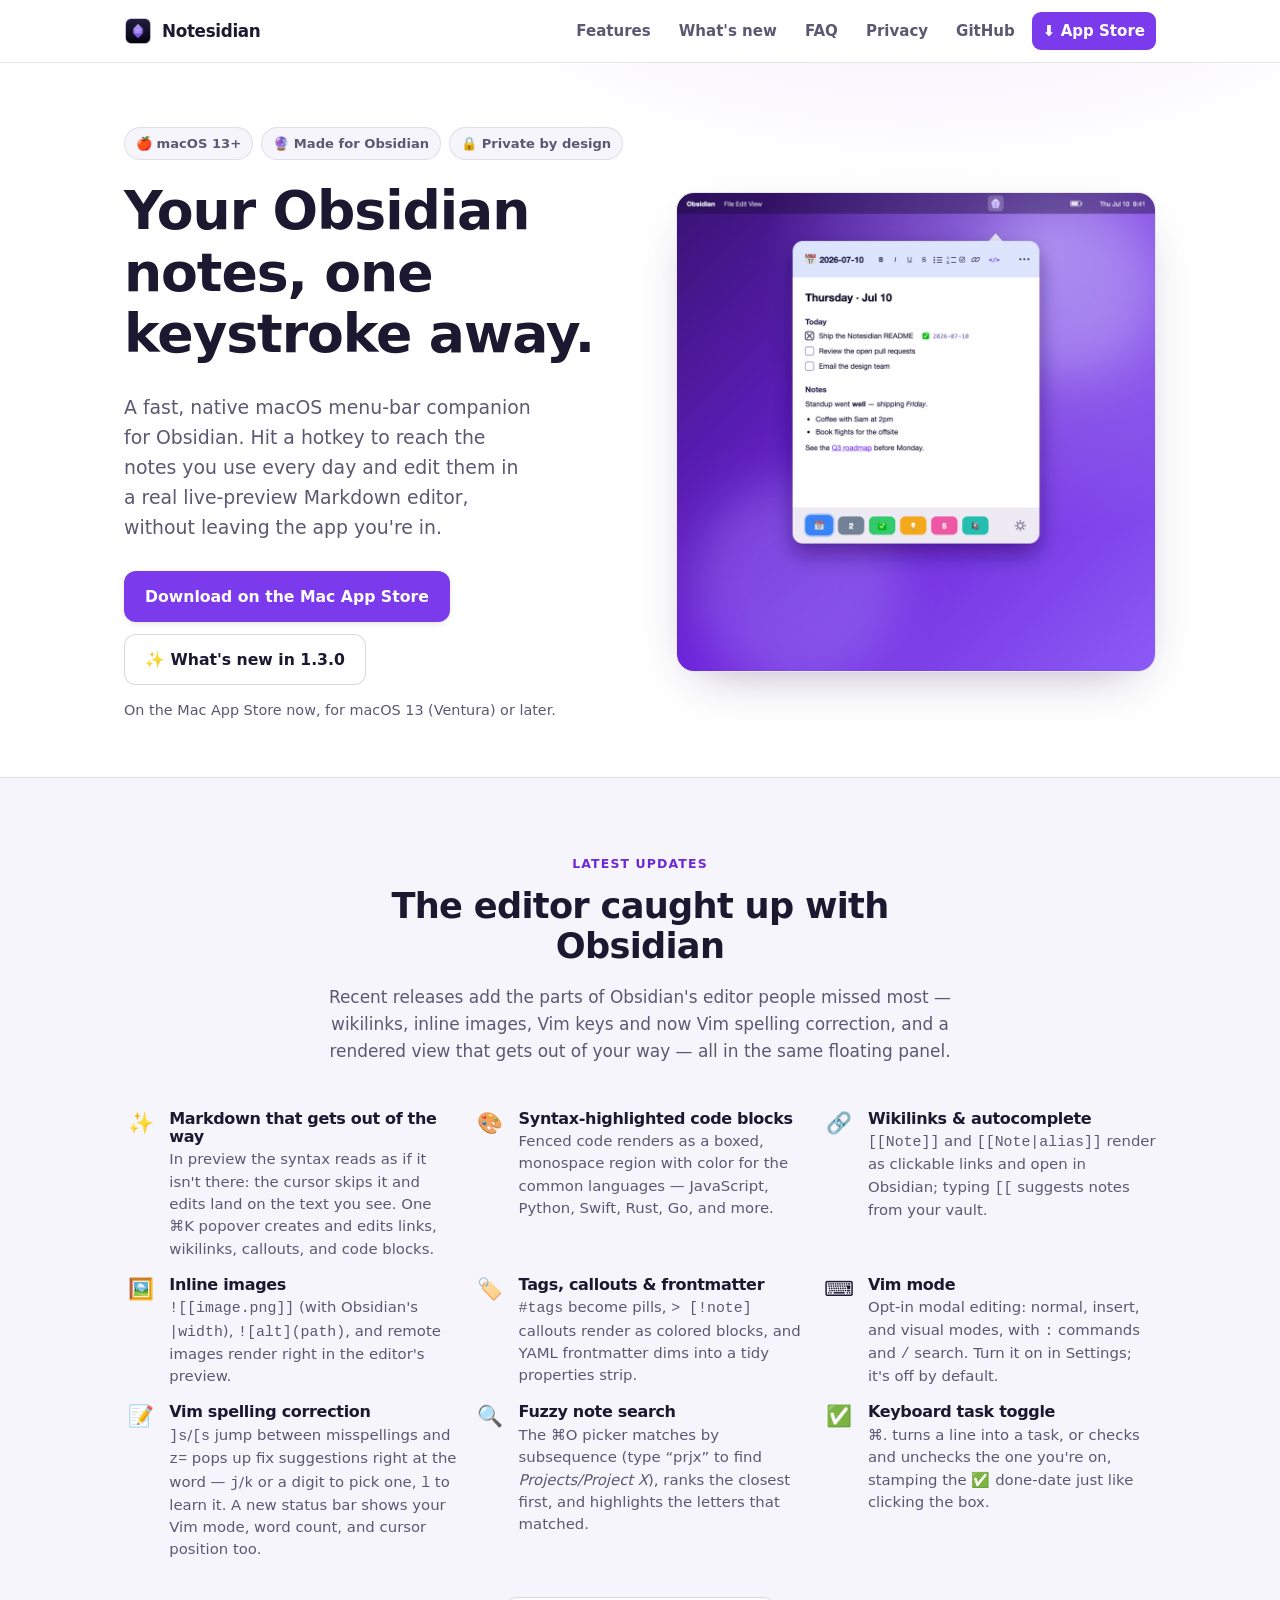
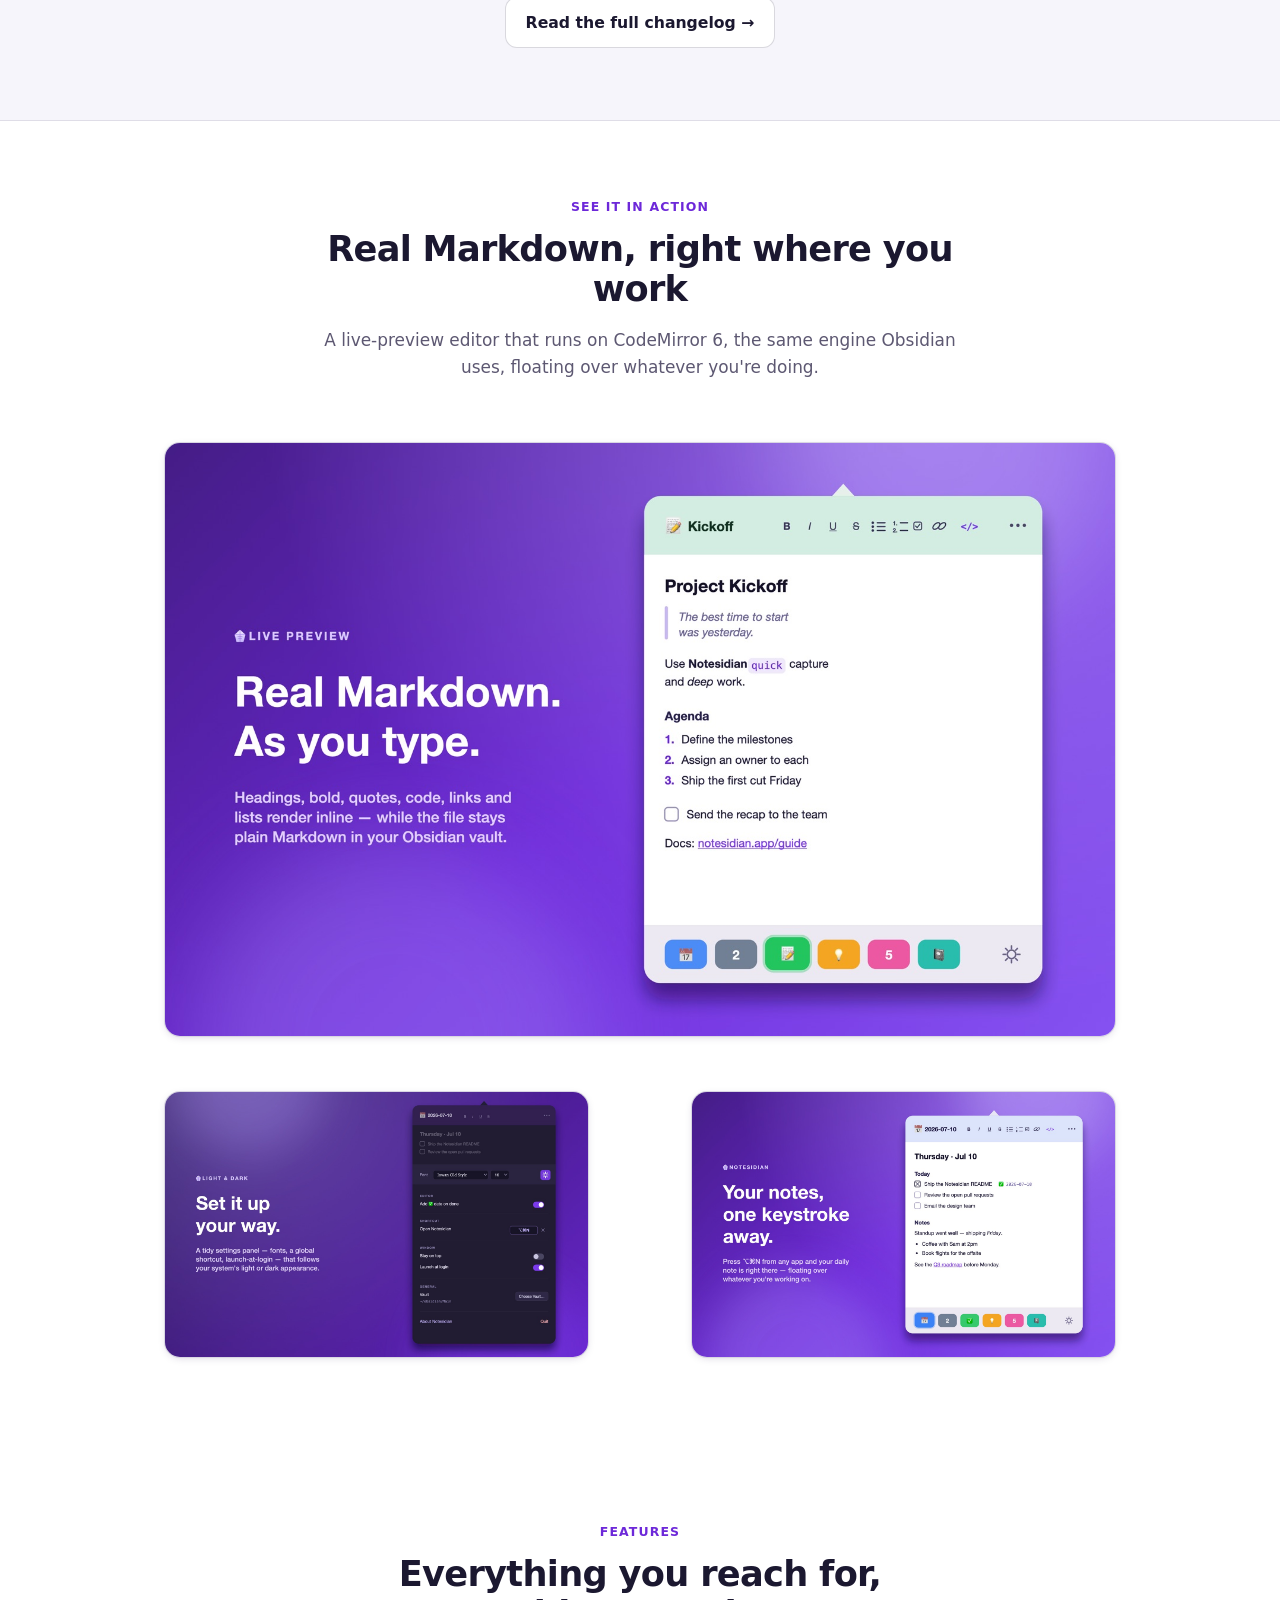
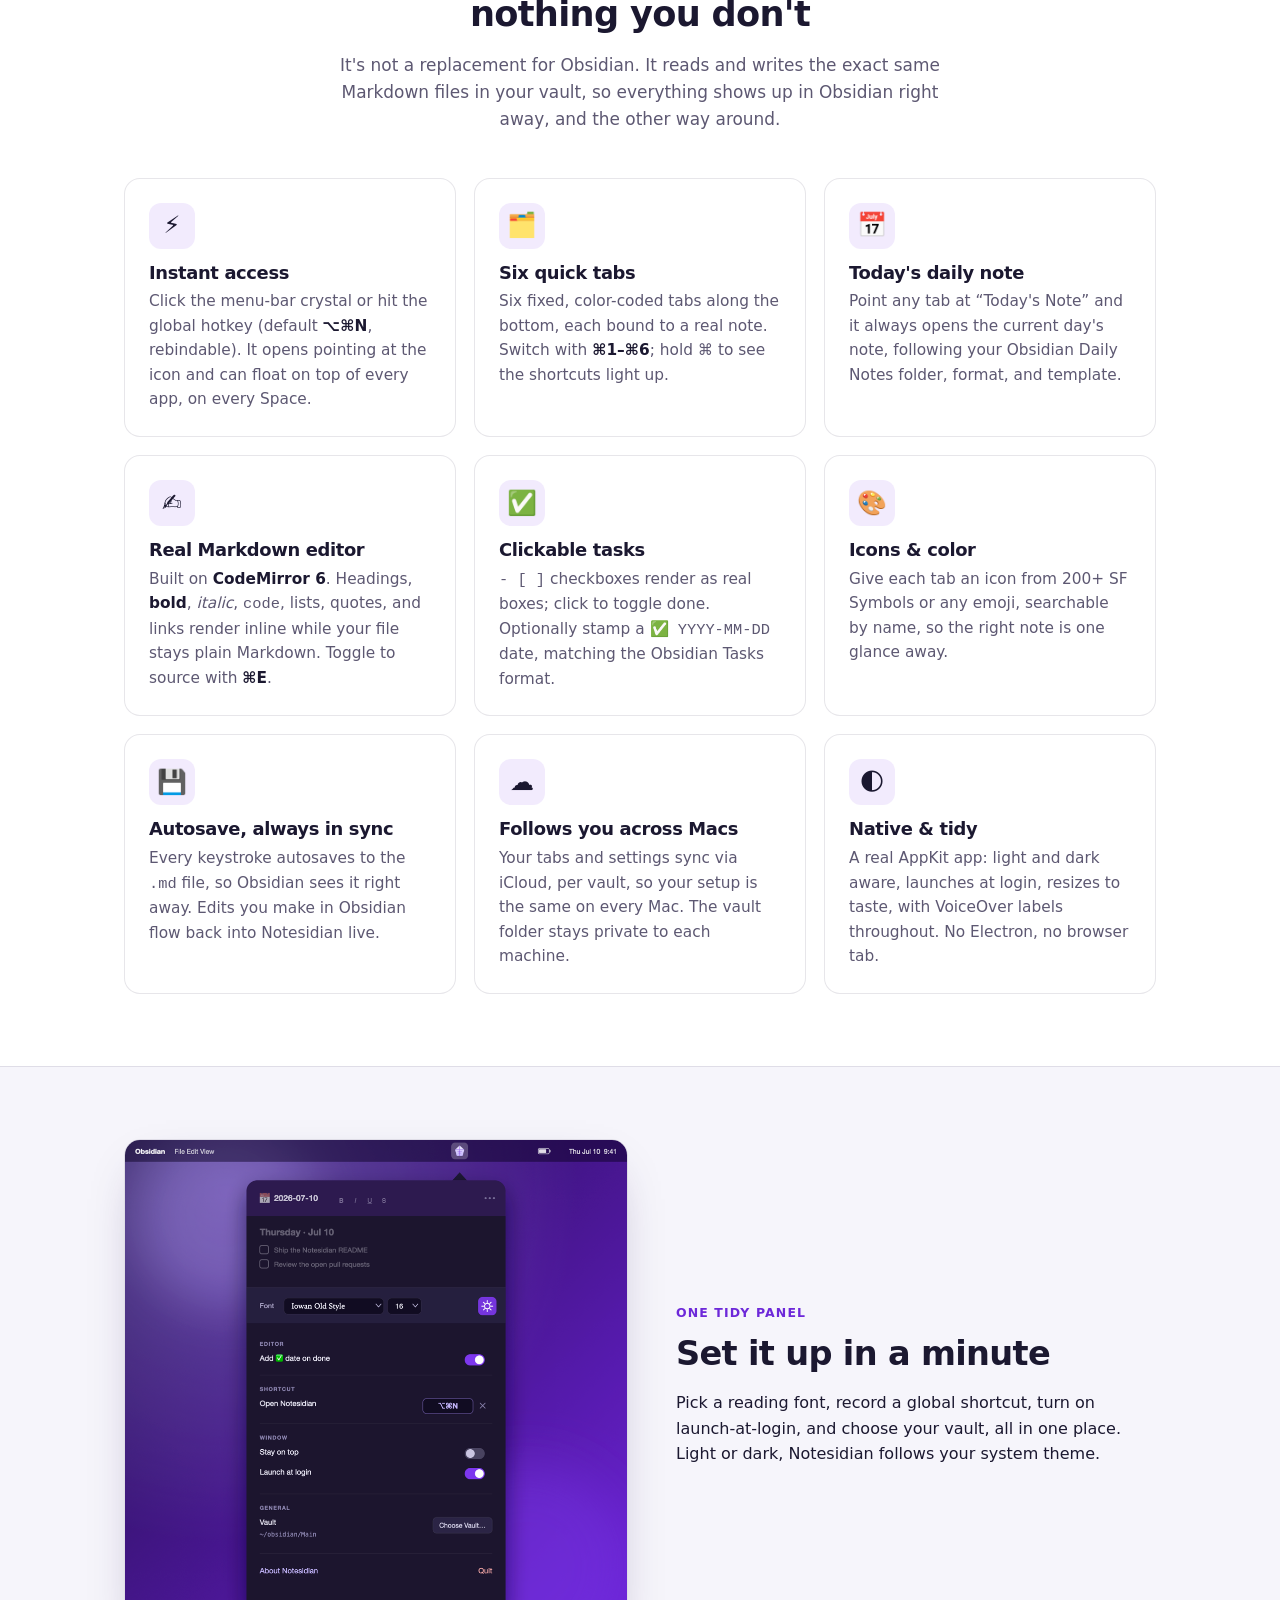
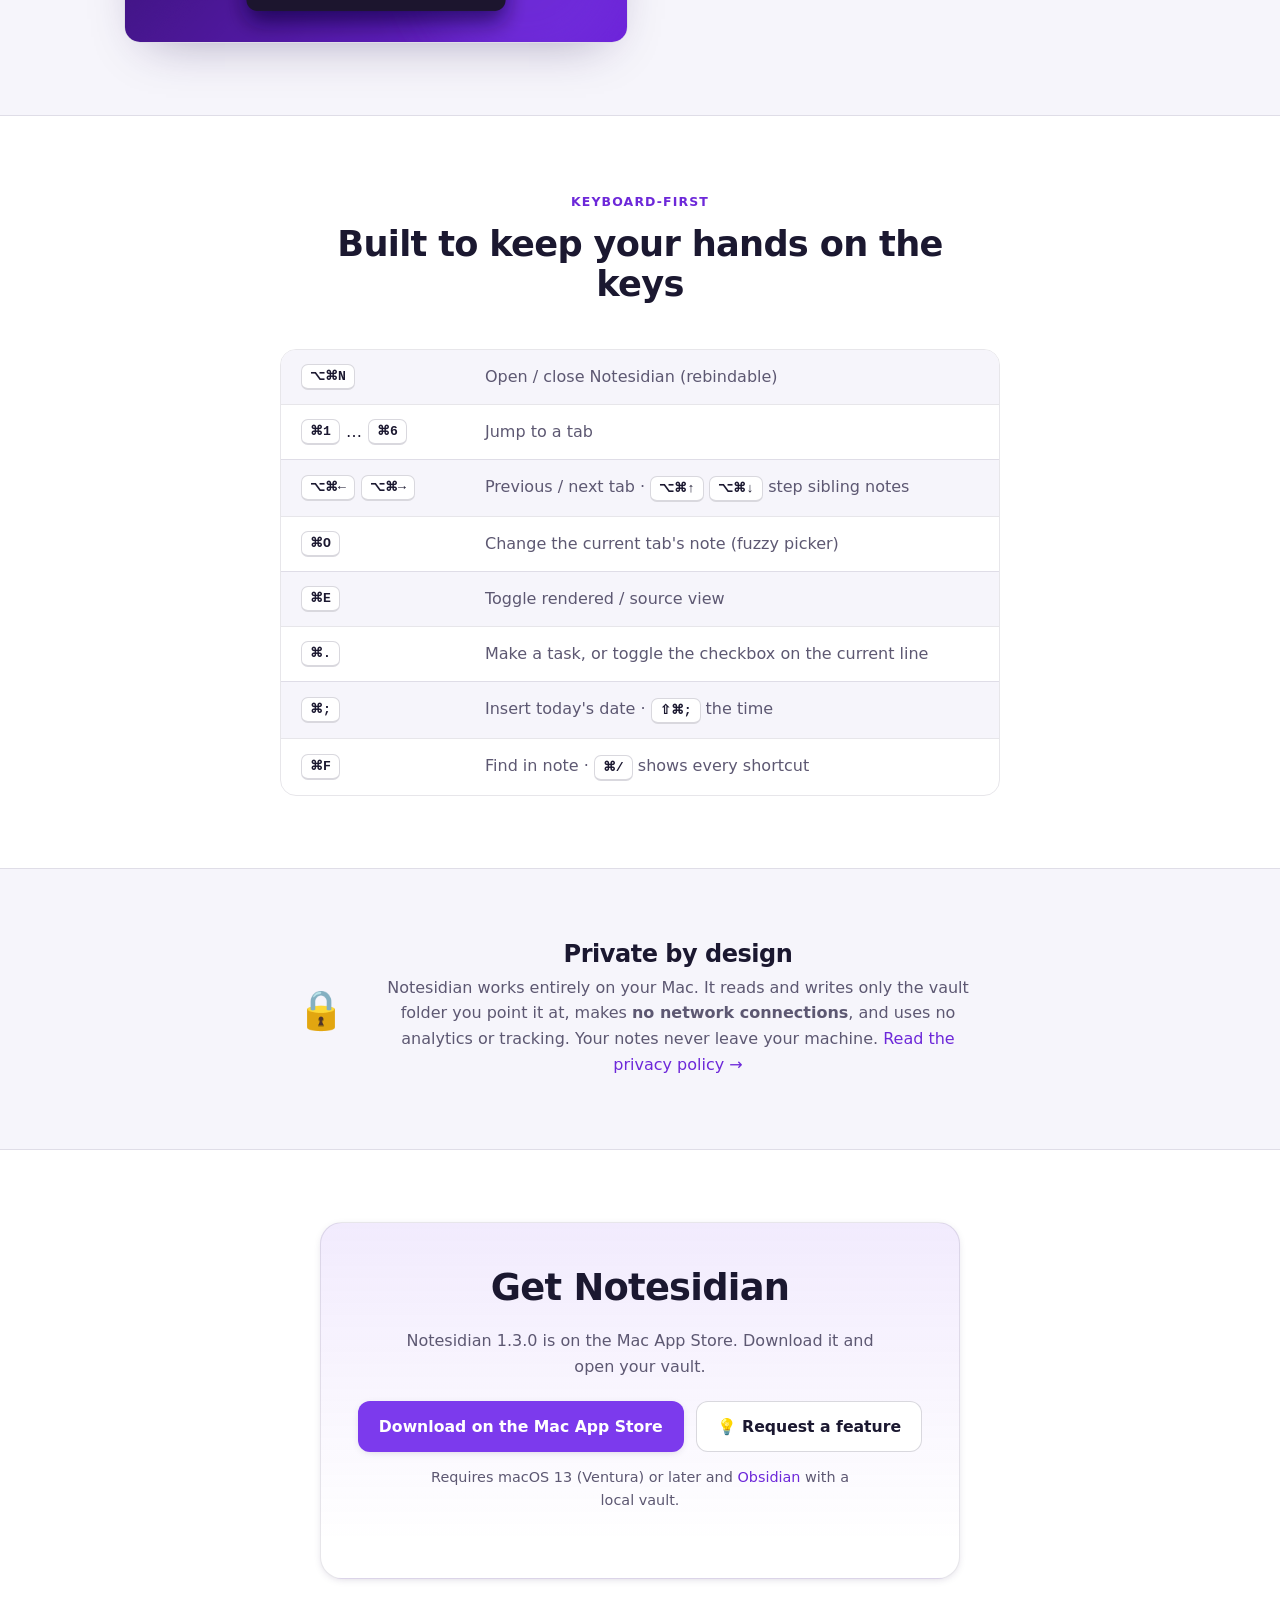
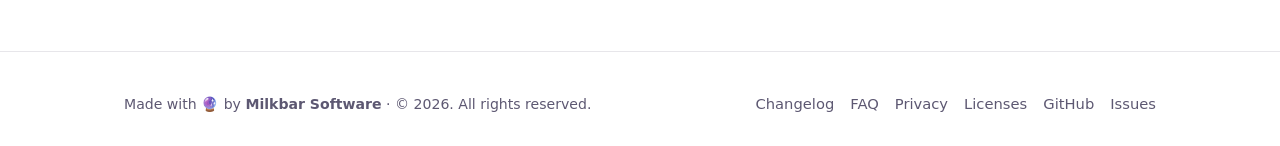
<file: docs/index.html>
<!doctype html>
<html lang="en">
<head>
<meta charset="utf-8">
<meta name="viewport" content="width=device-width, initial-scale=1">
<title>Notesidian: your Obsidian notes, one keystroke away</title>
<meta name="description" content="A fast, native macOS menu-bar companion for Obsidian. Hit a hotkey, reach the notes you use every day, and edit them in a real live-preview Markdown editor.">
<link rel="icon" href="icon.png">
<link rel="stylesheet" href="styles.css">
<meta property="og:title" content="Notesidian: your Obsidian notes, one keystroke away">
<meta property="og:description" content="A fast, native macOS menu-bar companion for Obsidian, with a live-preview Markdown editor and clickable tasks.">
<meta property="og:type" content="website">
<meta property="og:image" content="screenshot-hero.png">
<!-- Google tag (gtag.js) -->
<script async src="https://www.googletagmanager.com/gtag/js?id=G-1QEYFDZ4D8"></script>
<script>
  window.dataLayer = window.dataLayer || [];
  function gtag(){dataLayer.push(arguments);}
  gtag('js', new Date());

  gtag('config', 'G-1QEYFDZ4D8');
</script>
</head>
<body>

<header class="nav">
  <div class="wrap">
    <a class="brand" href="index.html"><img src="icon.png" alt="">Notesidian</a>
    <nav class="nav-links">
      <a href="#features">Features</a>
      <a href="changelog.html">What's new</a>
      <a href="faq.html">FAQ</a>
      <a href="privacy.html">Privacy</a>
      <a href="https://github.com/milkbar/notesidian">GitHub</a>
      <a class="cta" href="https://apps.apple.com/us/app/notesidian/id6789721366">⬇ App Store</a>
    </nav>
  </div>
</header>

<main>

  <!-- hero -->
  <section class="hero">
    <div class="wrap hero-grid">
      <div class="hero-copy">
        <div class="hero-badges">
          <span class="pill">🍎 macOS 13+</span>
          <span class="pill">🔮 Made for Obsidian</span>
          <span class="pill">🔒 Private by design</span>
        </div>
        <h1>Your Obsidian notes, one keystroke away.</h1>
        <p class="lede">A fast, native macOS menu-bar companion for Obsidian. Hit a hotkey to
          reach the notes you use every day and edit them in a real live-preview Markdown editor,
          without leaving the app you're in.</p>
        <div class="hero-cta">
          <a class="btn btn-primary" href="https://apps.apple.com/us/app/notesidian/id6789721366">Download on the Mac App Store</a>
          <a class="btn btn-ghost" href="changelog.html">✨ What's new in 1.3.0</a>
        </div>
        <p class="hero-note">On the Mac App Store now, for macOS 13 (Ventura) or later.</p>
      </div>
      <div class="hero-shot">
        <img src="screenshot-hero.png" width="1000" height="1000"
             alt="Notesidian floating over the desktop: a daily note with checkable tasks and six colored note tabs along the bottom.">
      </div>
    </div>
  </section>

  <!-- new in 1.3.0 -->
  <section class="band" id="new">
    <div class="wrap">
      <div class="section-head">
        <span class="eyebrow">Latest updates</span>
        <h2>The editor caught up with Obsidian</h2>
        <p>Recent releases add the parts of Obsidian's editor people missed most — wikilinks, inline images, Vim keys and now Vim spelling correction, and a rendered view that gets out of your way — all in the same floating panel.</p>
      </div>
      <div class="new-grid">
        <div class="new-item"><div class="ico">✨</div><div><h3>Markdown that gets out of the way</h3><p>In preview the syntax reads as if it isn't there: the cursor skips it and edits land on the text you see. One ⌘K popover creates and edits links, wikilinks, callouts, and code blocks.</p></div></div>
        <div class="new-item"><div class="ico">🎨</div><div><h3>Syntax-highlighted code blocks</h3><p>Fenced code renders as a boxed, monospace region with color for the common languages — JavaScript, Python, Swift, Rust, Go, and more.</p></div></div>
        <div class="new-item"><div class="ico">🔗</div><div><h3>Wikilinks &amp; autocomplete</h3><p><code>[[Note]]</code> and <code>[[Note|alias]]</code> render as clickable links and open in Obsidian; typing <code>[[</code> suggests notes from your vault.</p></div></div>
        <div class="new-item"><div class="ico">🖼️</div><div><h3>Inline images</h3><p><code>![[image.png]]</code> (with Obsidian's <code>|width</code>), <code>![alt](path)</code>, and remote images render right in the editor's preview.</p></div></div>
        <div class="new-item"><div class="ico">🏷️</div><div><h3>Tags, callouts &amp; frontmatter</h3><p><code>#tags</code> become pills, <code>&gt; [!note]</code> callouts render as colored blocks, and YAML frontmatter dims into a tidy properties strip.</p></div></div>
        <div class="new-item"><div class="ico">⌨️</div><div><h3>Vim mode</h3><p>Opt-in modal editing: normal, insert, and visual modes, with <code>:</code> commands and <code>/</code> search. Turn it on in Settings; it's off by default.</p></div></div>
        <div class="new-item"><div class="ico">📝</div><div><h3>Vim spelling correction</h3><p><code>]s</code>/<code>[s</code> jump between misspellings and <code>z=</code> pops up fix suggestions right at the word — <code>j</code>/<code>k</code> or a digit to pick one, <code>l</code> to learn it. A new status bar shows your Vim mode, word count, and cursor position too.</p></div></div>
        <div class="new-item"><div class="ico">🔍</div><div><h3>Fuzzy note search</h3><p>The ⌘O picker matches by subsequence (type “prjx” to find <em>Projects/Project X</em>), ranks the closest first, and highlights the letters that matched.</p></div></div>
        <div class="new-item"><div class="ico">✅</div><div><h3>Keyboard task toggle</h3><p>⌘. turns a line into a task, or checks and unchecks the one you're on, stamping the ✅ done-date just like clicking the box.</p></div></div>
      </div>
      <div class="changelog-link"><a class="btn btn-ghost" href="changelog.html">Read the full changelog →</a></div>
    </div>
  </section>

  <!-- see it -->
  <section id="see-it">
    <div class="wrap">
      <div class="section-head">
        <span class="eyebrow">See it in action</span>
        <h2>Real Markdown, right where you work</h2>
        <p>A live-preview editor that runs on CodeMirror 6, the same engine Obsidian uses, floating over whatever you're doing.</p>
      </div>
      <div class="shots">
        <figure class="shot wide"><img src="shot-markdown.jpg" width="1600" height="1000" alt="The editor rendering a note: heading, quote, bold and inline code, a numbered agenda, and a checkbox."></figure>
        <figure class="shot"><img src="shot-light-dark.jpg" width="1600" height="1000" alt="Notesidian in both light and dark appearance, following the system theme."></figure>
        <figure class="shot"><img src="shot-quick-access.jpg" width="1600" height="1000" alt="Pressing the global hotkey to open the floating panel pointing at the menu-bar icon."></figure>
      </div>
    </div>
  </section>

  <!-- features -->
  <section id="features">
    <div class="wrap">
      <div class="section-head">
        <span class="eyebrow">Features</span>
        <h2>Everything you reach for, nothing you don't</h2>
        <p>It's not a replacement for Obsidian. It reads and writes the exact same Markdown files in your vault, so everything shows up in Obsidian right away, and the other way around.</p>
      </div>
      <div class="features">
        <div class="card"><div class="ico">⚡</div><h3>Instant access</h3><p>Click the menu-bar crystal or hit the global hotkey (default <strong>⌥⌘N</strong>, rebindable). It opens pointing at the icon and can float on top of every app, on every Space.</p></div>
        <div class="card"><div class="ico">🗂️</div><h3>Six quick tabs</h3><p>Six fixed, color-coded tabs along the bottom, each bound to a real note. Switch with <strong>⌘1–⌘6</strong>; hold ⌘ to see the shortcuts light up.</p></div>
        <div class="card"><div class="ico">📅</div><h3>Today's daily note</h3><p>Point any tab at “Today's Note” and it always opens the current day's note, following your Obsidian Daily Notes folder, format, and template.</p></div>
        <div class="card"><div class="ico">✍️</div><h3>Real Markdown editor</h3><p>Built on <strong>CodeMirror 6</strong>. Headings, <strong>bold</strong>, <em>italic</em>, <code>code</code>, lists, quotes, and links render inline while your file stays plain Markdown. Toggle to source with <strong>⌘E</strong>.</p></div>
        <div class="card"><div class="ico">✅</div><h3>Clickable tasks</h3><p><code>- [ ]</code> checkboxes render as real boxes; click to toggle done. Optionally stamp a <code>✅ YYYY-MM-DD</code> date, matching the Obsidian Tasks format.</p></div>
        <div class="card"><div class="ico">🎨</div><h3>Icons &amp; color</h3><p>Give each tab an icon from 200+ SF Symbols or any emoji, searchable by name, so the right note is one glance away.</p></div>
        <div class="card"><div class="ico">💾</div><h3>Autosave, always in sync</h3><p>Every keystroke autosaves to the <code>.md</code> file, so Obsidian sees it right away. Edits you make in Obsidian flow back into Notesidian live.</p></div>
        <div class="card"><div class="ico">☁️</div><h3>Follows you across Macs</h3><p>Your tabs and settings sync via iCloud, per vault, so your setup is the same on every Mac. The vault folder stays private to each machine.</p></div>
        <div class="card"><div class="ico">🌓</div><h3>Native &amp; tidy</h3><p>A real AppKit app: light and dark aware, launches at login, resizes to taste, with VoiceOver labels throughout. No Electron, no browser tab.</p></div>
      </div>
    </div>
  </section>

  <!-- settings shot -->
  <section class="band">
    <div class="wrap hero-grid">
      <div class="hero-shot"><img src="screenshot-settings.png" width="1000" height="1000" alt="Notesidian's settings panel in dark mode: font picker, global-shortcut recorder, launch-at-login toggle, and vault chooser." style="border-radius:16px;border:1px solid var(--border);box-shadow:var(--shadow);"></div>
      <div class="hero-copy">
        <span class="eyebrow">One tidy panel</span>
        <h2 style="font-size:clamp(1.6rem,3.4vw,2.1rem)">Set it up in a minute</h2>
        <p class="lede" style="max-width:none">Pick a reading font, record a global shortcut, turn on launch-at-login, and choose your vault, all in one place. Light or dark, Notesidian follows your system theme.</p>
      </div>
    </div>
  </section>

  <!-- keyboard -->
  <section id="keyboard">
    <div class="wrap">
      <div class="section-head">
        <span class="eyebrow">Keyboard-first</span>
        <h2>Built to keep your hands on the keys</h2>
      </div>
      <div class="shortcuts">
        <div class="row"><div class="keys"><kbd>⌥⌘N</kbd></div><div class="desc">Open / close Notesidian (rebindable)</div></div>
        <div class="row"><div class="keys"><kbd>⌘1</kbd> … <kbd>⌘6</kbd></div><div class="desc">Jump to a tab</div></div>
        <div class="row"><div class="keys"><kbd>⌥⌘←</kbd> <kbd>⌥⌘→</kbd></div><div class="desc">Previous / next tab · <kbd>⌥⌘↑</kbd> <kbd>⌥⌘↓</kbd> step sibling notes</div></div>
        <div class="row"><div class="keys"><kbd>⌘O</kbd></div><div class="desc">Change the current tab's note (fuzzy picker)</div></div>
        <div class="row"><div class="keys"><kbd>⌘E</kbd></div><div class="desc">Toggle rendered / source view</div></div>
        <div class="row"><div class="keys"><kbd>⌘.</kbd></div><div class="desc">Make a task, or toggle the checkbox on the current line</div></div>
        <div class="row"><div class="keys"><kbd>⌘;</kbd></div><div class="desc">Insert today's date · <kbd>⇧⌘;</kbd> the time</div></div>
        <div class="row"><div class="keys"><kbd>⌘F</kbd></div><div class="desc">Find in note · <kbd>⌘/</kbd> shows every shortcut</div></div>
      </div>
    </div>
  </section>

  <!-- privacy -->
  <section class="privacy-strip">
    <div class="wrap">
      <div class="lock">🔒</div>
      <div>
        <h2>Private by design</h2>
        <p>Notesidian works entirely on your Mac. It reads and writes only the vault folder you point it at, makes <strong>no network connections</strong>, and uses no analytics or tracking. Your notes never leave your machine. <a href="privacy.html">Read the privacy policy →</a></p>
      </div>
    </div>
  </section>

  <!-- get it -->
  <section class="get">
    <div class="wrap">
      <div class="box">
        <h2>Get Notesidian</h2>
        <p>Notesidian 1.3.0 is on the Mac App Store. Download it and open your vault.</p>
        <div class="hero-cta" style="justify-content:center">
          <a class="btn btn-primary" href="https://apps.apple.com/us/app/notesidian/id6789721366">Download on the Mac App Store</a>
          <a class="btn btn-ghost" href="https://github.com/milkbar/notesidian/issues/new?template=feature_request.yml">💡 Request a feature</a>
        </div>
        <p class="req">Requires macOS 13 (Ventura) or later and <a href="https://obsidian.md">Obsidian</a> with a local vault.</p>
      </div>
    </div>
  </section>

</main>

<footer class="footer">
  <div class="wrap">
    <div class="copy">Made with 🔮 by <strong>Milkbar Software</strong> · © 2026. All rights reserved.</div>
    <nav class="foot-links">
      <a href="changelog.html">Changelog</a>
      <a href="faq.html">FAQ</a>
      <a href="privacy.html">Privacy</a>
      <a href="licenses.html">Licenses</a>
      <a href="https://github.com/milkbar/notesidian">GitHub</a>
      <a href="https://github.com/milkbar/notesidian/issues">Issues</a>
    </nav>
  </div>
</footer>

</body>
</html>
</file>
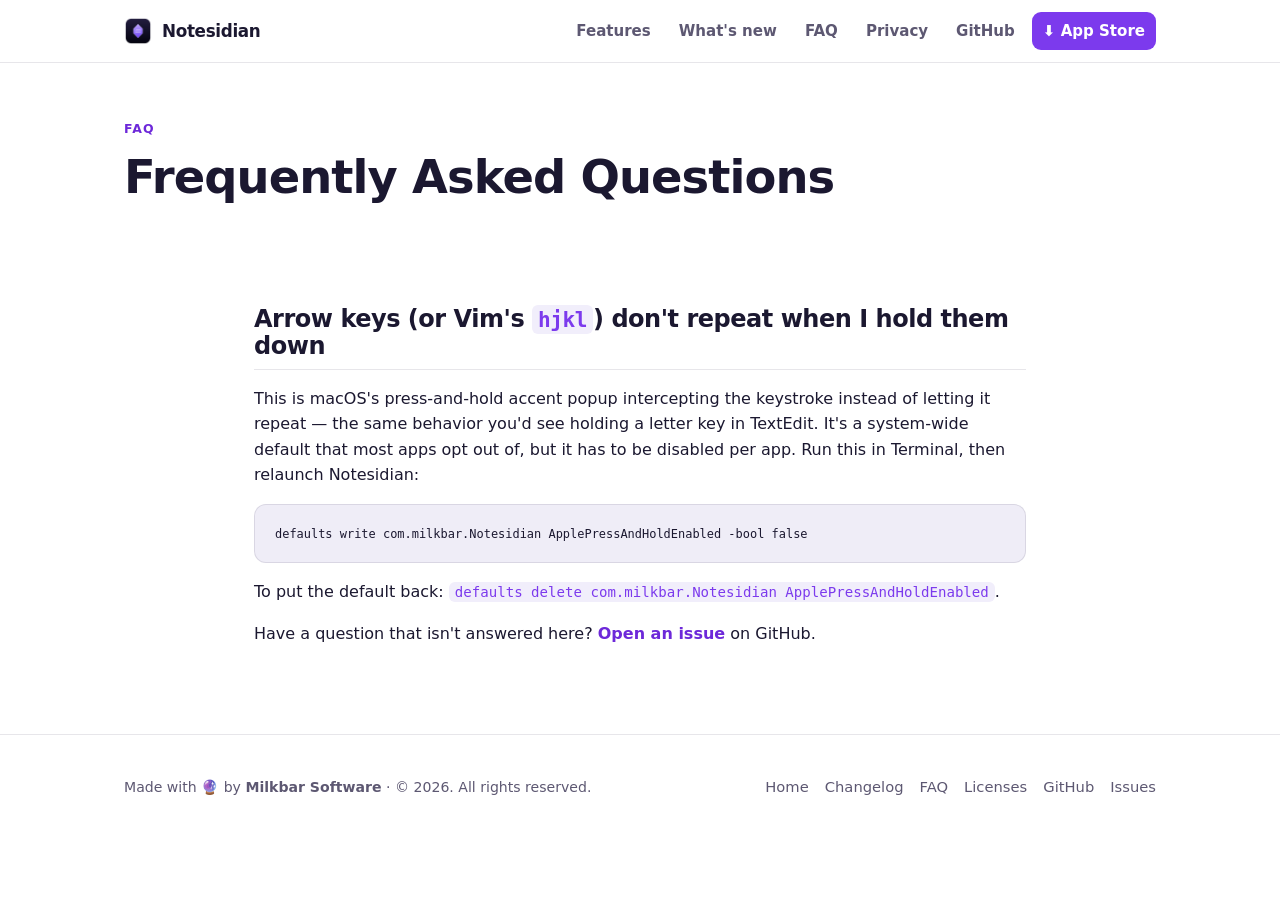
<file: docs/faq.html>
<!doctype html>
<html lang="en">
<head>
<meta charset="utf-8">
<meta name="viewport" content="width=device-width, initial-scale=1">
<title>FAQ · Notesidian</title>
<meta name="description" content="Answers to common questions about Notesidian, the menu-bar companion for Obsidian.">
<link rel="icon" href="icon.png">
<link rel="stylesheet" href="styles.css">
<!-- Google tag (gtag.js) -->
<script async src="https://www.googletagmanager.com/gtag/js?id=G-1QEYFDZ4D8"></script>
<script>
  window.dataLayer = window.dataLayer || [];
  function gtag(){dataLayer.push(arguments);}
  gtag('js', new Date());

  gtag('config', 'G-1QEYFDZ4D8');
</script>
</head>
<body>

<header class="nav">
  <div class="wrap">
    <a class="brand" href="index.html"><img src="icon.png" alt="">Notesidian</a>
    <nav class="nav-links">
      <a href="index.html#features">Features</a>
      <a href="changelog.html">What's new</a>
      <a href="faq.html">FAQ</a>
      <a href="privacy.html">Privacy</a>
      <a href="https://github.com/milkbar/notesidian">GitHub</a>
      <a class="cta" href="https://apps.apple.com/us/app/notesidian/id6789721366">⬇ App Store</a>
    </nav>
  </div>
</header>

<main>
  <div class="page-head">
    <div class="wrap">
      <span class="eyebrow">FAQ</span>
      <h1>Frequently Asked Questions</h1>
    </div>
  </div>

  <div class="prose">
    <div class="wrap">

      <h2>Arrow keys (or Vim's <code>hjkl</code>) don't repeat when I hold them down</h2>
      <p>This is macOS's press-and-hold accent popup intercepting the keystroke instead of letting it
        repeat — the same behavior you'd see holding a letter key in TextEdit. It's a system-wide default
        that most apps opt out of, but it has to be disabled per app. Run this in Terminal, then relaunch
        Notesidian:</p>
      <pre><code>defaults write com.milkbar.Notesidian ApplePressAndHoldEnabled -bool false</code></pre>
      <p>To put the default back: <code>defaults delete com.milkbar.Notesidian ApplePressAndHoldEnabled</code>.</p>

      <p class="muted">Have a question that isn't answered here?
        <a href="https://github.com/milkbar/notesidian/issues">Open an issue</a> on GitHub.</p>
    </div>
  </div>
</main>

<footer class="footer">
  <div class="wrap">
    <div class="copy">Made with 🔮 by <strong>Milkbar Software</strong> · © 2026. All rights reserved.</div>
    <nav class="foot-links">
      <a href="index.html">Home</a>
      <a href="changelog.html">Changelog</a>
      <a href="faq.html">FAQ</a>
      <a href="licenses.html">Licenses</a>
      <a href="https://github.com/milkbar/notesidian">GitHub</a>
      <a href="https://github.com/milkbar/notesidian/issues">Issues</a>
    </nav>
  </div>
</footer>

</body>
</html>
</file>
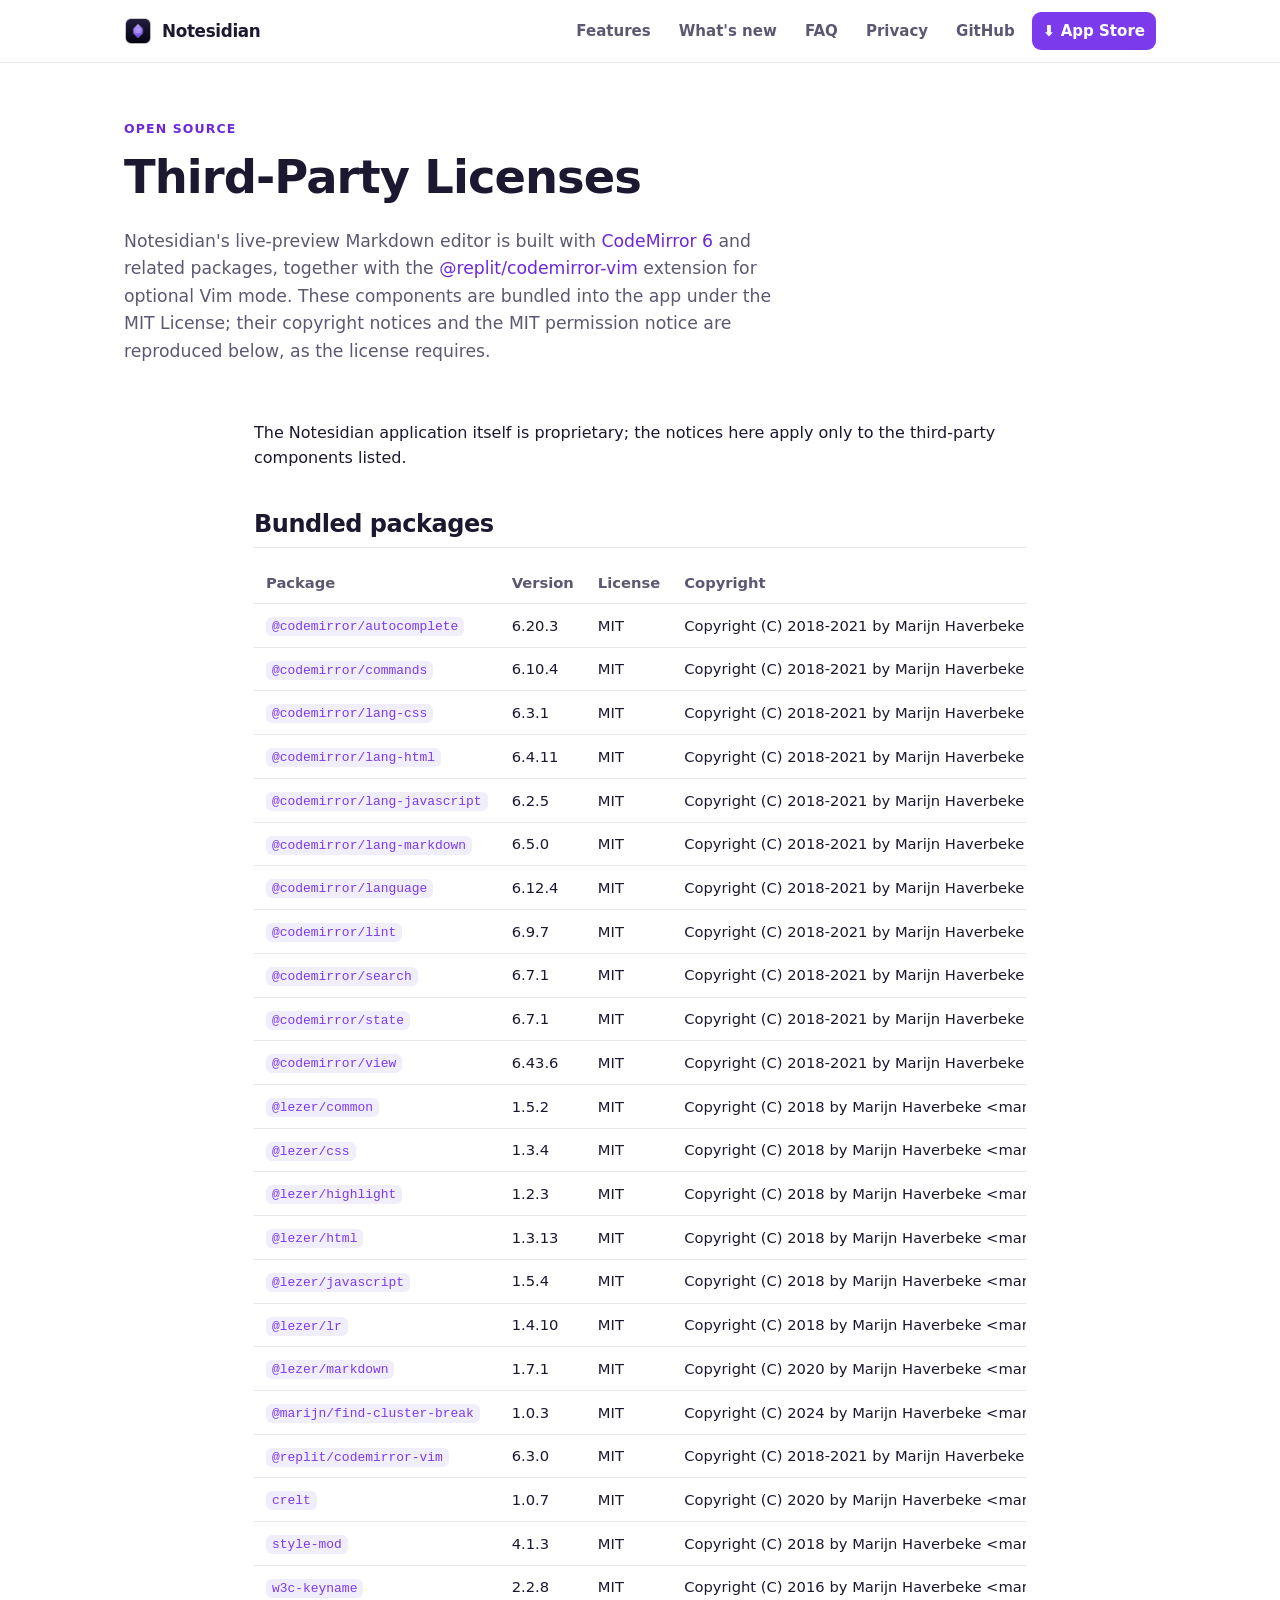
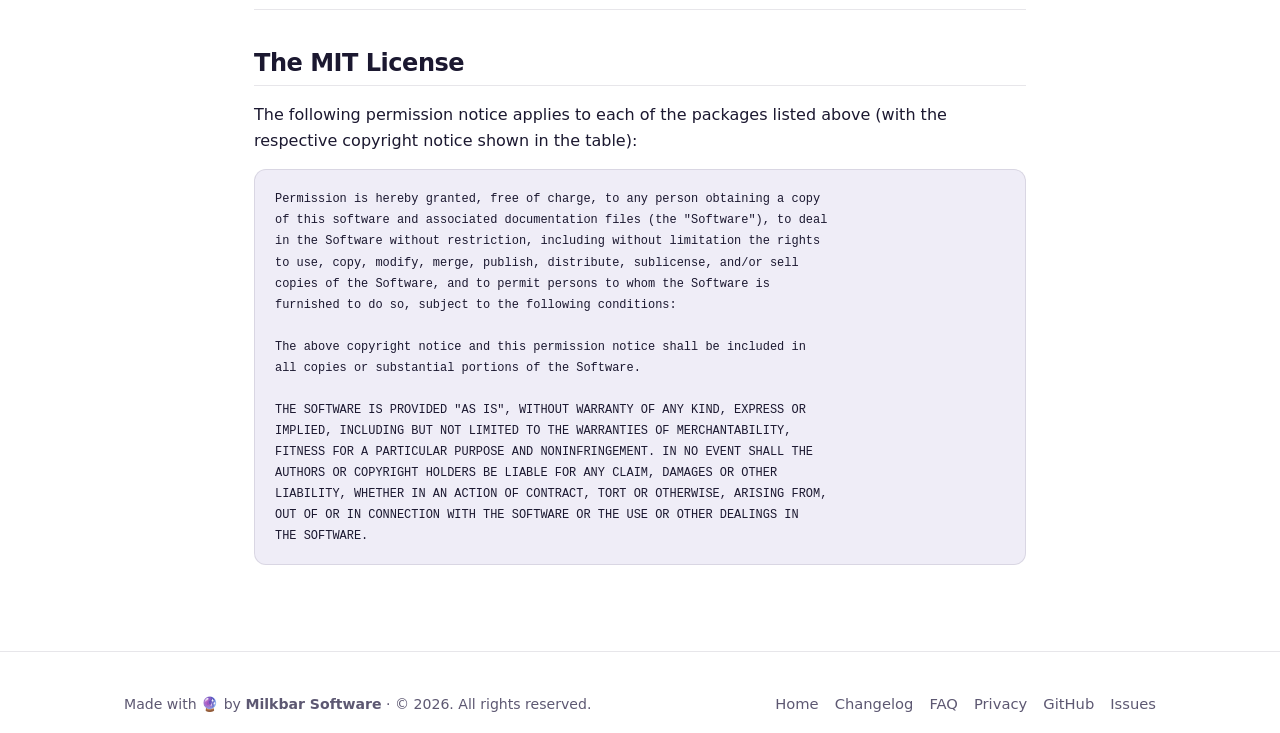
<file: docs/licenses.html>
<!doctype html>
<html lang="en">
<head>
<meta charset="utf-8">
<meta name="viewport" content="width=device-width, initial-scale=1">
<title>Third-Party Licenses · Notesidian</title>
<meta name="description" content="Open-source components bundled in Notesidian's Markdown editor, and their MIT license notices.">
<link rel="icon" href="icon.png">
<link rel="stylesheet" href="styles.css">
<!-- Google tag (gtag.js) -->
<script async src="https://www.googletagmanager.com/gtag/js?id=G-1QEYFDZ4D8"></script>
<script>
  window.dataLayer = window.dataLayer || [];
  function gtag(){dataLayer.push(arguments);}
  gtag('js', new Date());

  gtag('config', 'G-1QEYFDZ4D8');
</script>
</head>
<body>

<header class="nav">
  <div class="wrap">
    <a class="brand" href="index.html"><img src="icon.png" alt="">Notesidian</a>
    <nav class="nav-links">
      <a href="index.html#features">Features</a>
      <a href="changelog.html">What's new</a>
      <a href="faq.html">FAQ</a>
      <a href="privacy.html">Privacy</a>
      <a href="https://github.com/milkbar/notesidian">GitHub</a>
      <a class="cta" href="https://apps.apple.com/us/app/notesidian/id6789721366">⬇ App Store</a>
    </nav>
  </div>
</header>

<main>
  <div class="page-head">
    <div class="wrap">
      <span class="eyebrow">Open source</span>
      <h1>Third-Party Licenses</h1>
      <p>Notesidian's live-preview Markdown editor is built with
        <a href="https://codemirror.net/">CodeMirror&nbsp;6</a> and related packages, together with
        the <a href="https://github.com/replit/codemirror-vim">@replit/codemirror-vim</a> extension
        for optional Vim mode. These components are bundled into the app under the MIT License;
        their copyright notices and the MIT permission notice are reproduced below, as the license
        requires.</p>
    </div>
  </div>

  <div class="prose">
    <div class="wrap">
      <p>The Notesidian application itself is proprietary; the notices here apply only to the
        third-party components listed.</p>

      <h2>Bundled packages</h2>
      <table>
        <thead><tr><th>Package</th><th>Version</th><th>License</th><th>Copyright</th></tr></thead>
        <tbody>
          <tr><td><code>@codemirror/autocomplete</code></td><td>6.20.3</td><td>MIT</td><td>Copyright (C) 2018-2021 by Marijn Haverbeke &lt;marijn@haverbeke.berlin&gt; and others</td></tr>
          <tr><td><code>@codemirror/commands</code></td><td>6.10.4</td><td>MIT</td><td>Copyright (C) 2018-2021 by Marijn Haverbeke &lt;marijn@haverbeke.berlin&gt; and others</td></tr>
          <tr><td><code>@codemirror/lang-css</code></td><td>6.3.1</td><td>MIT</td><td>Copyright (C) 2018-2021 by Marijn Haverbeke &lt;marijn@haverbeke.berlin&gt; and others</td></tr>
          <tr><td><code>@codemirror/lang-html</code></td><td>6.4.11</td><td>MIT</td><td>Copyright (C) 2018-2021 by Marijn Haverbeke &lt;marijn@haverbeke.berlin&gt; and others</td></tr>
          <tr><td><code>@codemirror/lang-javascript</code></td><td>6.2.5</td><td>MIT</td><td>Copyright (C) 2018-2021 by Marijn Haverbeke &lt;marijn@haverbeke.berlin&gt; and others</td></tr>
          <tr><td><code>@codemirror/lang-markdown</code></td><td>6.5.0</td><td>MIT</td><td>Copyright (C) 2018-2021 by Marijn Haverbeke &lt;marijn@haverbeke.berlin&gt; and others</td></tr>
          <tr><td><code>@codemirror/language</code></td><td>6.12.4</td><td>MIT</td><td>Copyright (C) 2018-2021 by Marijn Haverbeke &lt;marijn@haverbeke.berlin&gt; and others</td></tr>
          <tr><td><code>@codemirror/lint</code></td><td>6.9.7</td><td>MIT</td><td>Copyright (C) 2018-2021 by Marijn Haverbeke &lt;marijn@haverbeke.berlin&gt; and others</td></tr>
          <tr><td><code>@codemirror/search</code></td><td>6.7.1</td><td>MIT</td><td>Copyright (C) 2018-2021 by Marijn Haverbeke &lt;marijn@haverbeke.berlin&gt; and others</td></tr>
          <tr><td><code>@codemirror/state</code></td><td>6.7.1</td><td>MIT</td><td>Copyright (C) 2018-2021 by Marijn Haverbeke &lt;marijn@haverbeke.berlin&gt; and others</td></tr>
          <tr><td><code>@codemirror/view</code></td><td>6.43.6</td><td>MIT</td><td>Copyright (C) 2018-2021 by Marijn Haverbeke &lt;marijn@haverbeke.berlin&gt; and others</td></tr>
          <tr><td><code>@lezer/common</code></td><td>1.5.2</td><td>MIT</td><td>Copyright (C) 2018 by Marijn Haverbeke &lt;marijn@haverbeke.berlin&gt; and others</td></tr>
          <tr><td><code>@lezer/css</code></td><td>1.3.4</td><td>MIT</td><td>Copyright (C) 2018 by Marijn Haverbeke &lt;marijn@haverbeke.berlin&gt; and others</td></tr>
          <tr><td><code>@lezer/highlight</code></td><td>1.2.3</td><td>MIT</td><td>Copyright (C) 2018 by Marijn Haverbeke &lt;marijn@haverbeke.berlin&gt; and others</td></tr>
          <tr><td><code>@lezer/html</code></td><td>1.3.13</td><td>MIT</td><td>Copyright (C) 2018 by Marijn Haverbeke &lt;marijn@haverbeke.berlin&gt; and others</td></tr>
          <tr><td><code>@lezer/javascript</code></td><td>1.5.4</td><td>MIT</td><td>Copyright (C) 2018 by Marijn Haverbeke &lt;marijn@haverbeke.berlin&gt; and others</td></tr>
          <tr><td><code>@lezer/lr</code></td><td>1.4.10</td><td>MIT</td><td>Copyright (C) 2018 by Marijn Haverbeke &lt;marijn@haverbeke.berlin&gt; and others</td></tr>
          <tr><td><code>@lezer/markdown</code></td><td>1.7.1</td><td>MIT</td><td>Copyright (C) 2020 by Marijn Haverbeke &lt;marijn@haverbeke.berlin&gt; and others</td></tr>
          <tr><td><code>@marijn/find-cluster-break</code></td><td>1.0.3</td><td>MIT</td><td>Copyright (C) 2024 by Marijn Haverbeke &lt;marijn@haverbeke.berlin&gt;</td></tr>
          <tr><td><code>@replit/codemirror-vim</code></td><td>6.3.0</td><td>MIT</td><td>Copyright (C) 2018-2021 by Marijn Haverbeke &lt;marijnh@gmail.com&gt; and others</td></tr>
          <tr><td><code>crelt</code></td><td>1.0.7</td><td>MIT</td><td>Copyright (C) 2020 by Marijn Haverbeke &lt;marijn@haverbeke.berlin&gt;</td></tr>
          <tr><td><code>style-mod</code></td><td>4.1.3</td><td>MIT</td><td>Copyright (C) 2018 by Marijn Haverbeke &lt;marijn@haverbeke.berlin&gt; and others</td></tr>
          <tr><td><code>w3c-keyname</code></td><td>2.2.8</td><td>MIT</td><td>Copyright (C) 2016 by Marijn Haverbeke &lt;marijn@haverbeke.berlin&gt; and others</td></tr>
        </tbody>
      </table>

      <h2>The MIT License</h2>
      <p>The following permission notice applies to each of the packages listed above (with the
        respective copyright notice shown in the table):</p>
      <pre><code>Permission is hereby granted, free of charge, to any person obtaining a copy
of this software and associated documentation files (the "Software"), to deal
in the Software without restriction, including without limitation the rights
to use, copy, modify, merge, publish, distribute, sublicense, and/or sell
copies of the Software, and to permit persons to whom the Software is
furnished to do so, subject to the following conditions:

The above copyright notice and this permission notice shall be included in
all copies or substantial portions of the Software.

THE SOFTWARE IS PROVIDED "AS IS", WITHOUT WARRANTY OF ANY KIND, EXPRESS OR
IMPLIED, INCLUDING BUT NOT LIMITED TO THE WARRANTIES OF MERCHANTABILITY,
FITNESS FOR A PARTICULAR PURPOSE AND NONINFRINGEMENT. IN NO EVENT SHALL THE
AUTHORS OR COPYRIGHT HOLDERS BE LIABLE FOR ANY CLAIM, DAMAGES OR OTHER
LIABILITY, WHETHER IN AN ACTION OF CONTRACT, TORT OR OTHERWISE, ARISING FROM,
OUT OF OR IN CONNECTION WITH THE SOFTWARE OR THE USE OR OTHER DEALINGS IN
THE SOFTWARE.</code></pre>
    </div>
  </div>
</main>

<footer class="footer">
  <div class="wrap">
    <div class="copy">Made with 🔮 by <strong>Milkbar Software</strong> · © 2026. All rights reserved.</div>
    <nav class="foot-links">
      <a href="index.html">Home</a>
      <a href="changelog.html">Changelog</a>
      <a href="faq.html">FAQ</a>
      <a href="privacy.html">Privacy</a>
      <a href="https://github.com/milkbar/notesidian">GitHub</a>
      <a href="https://github.com/milkbar/notesidian/issues">Issues</a>
    </nav>
  </div>
</footer>

</body>
</html>
</file>
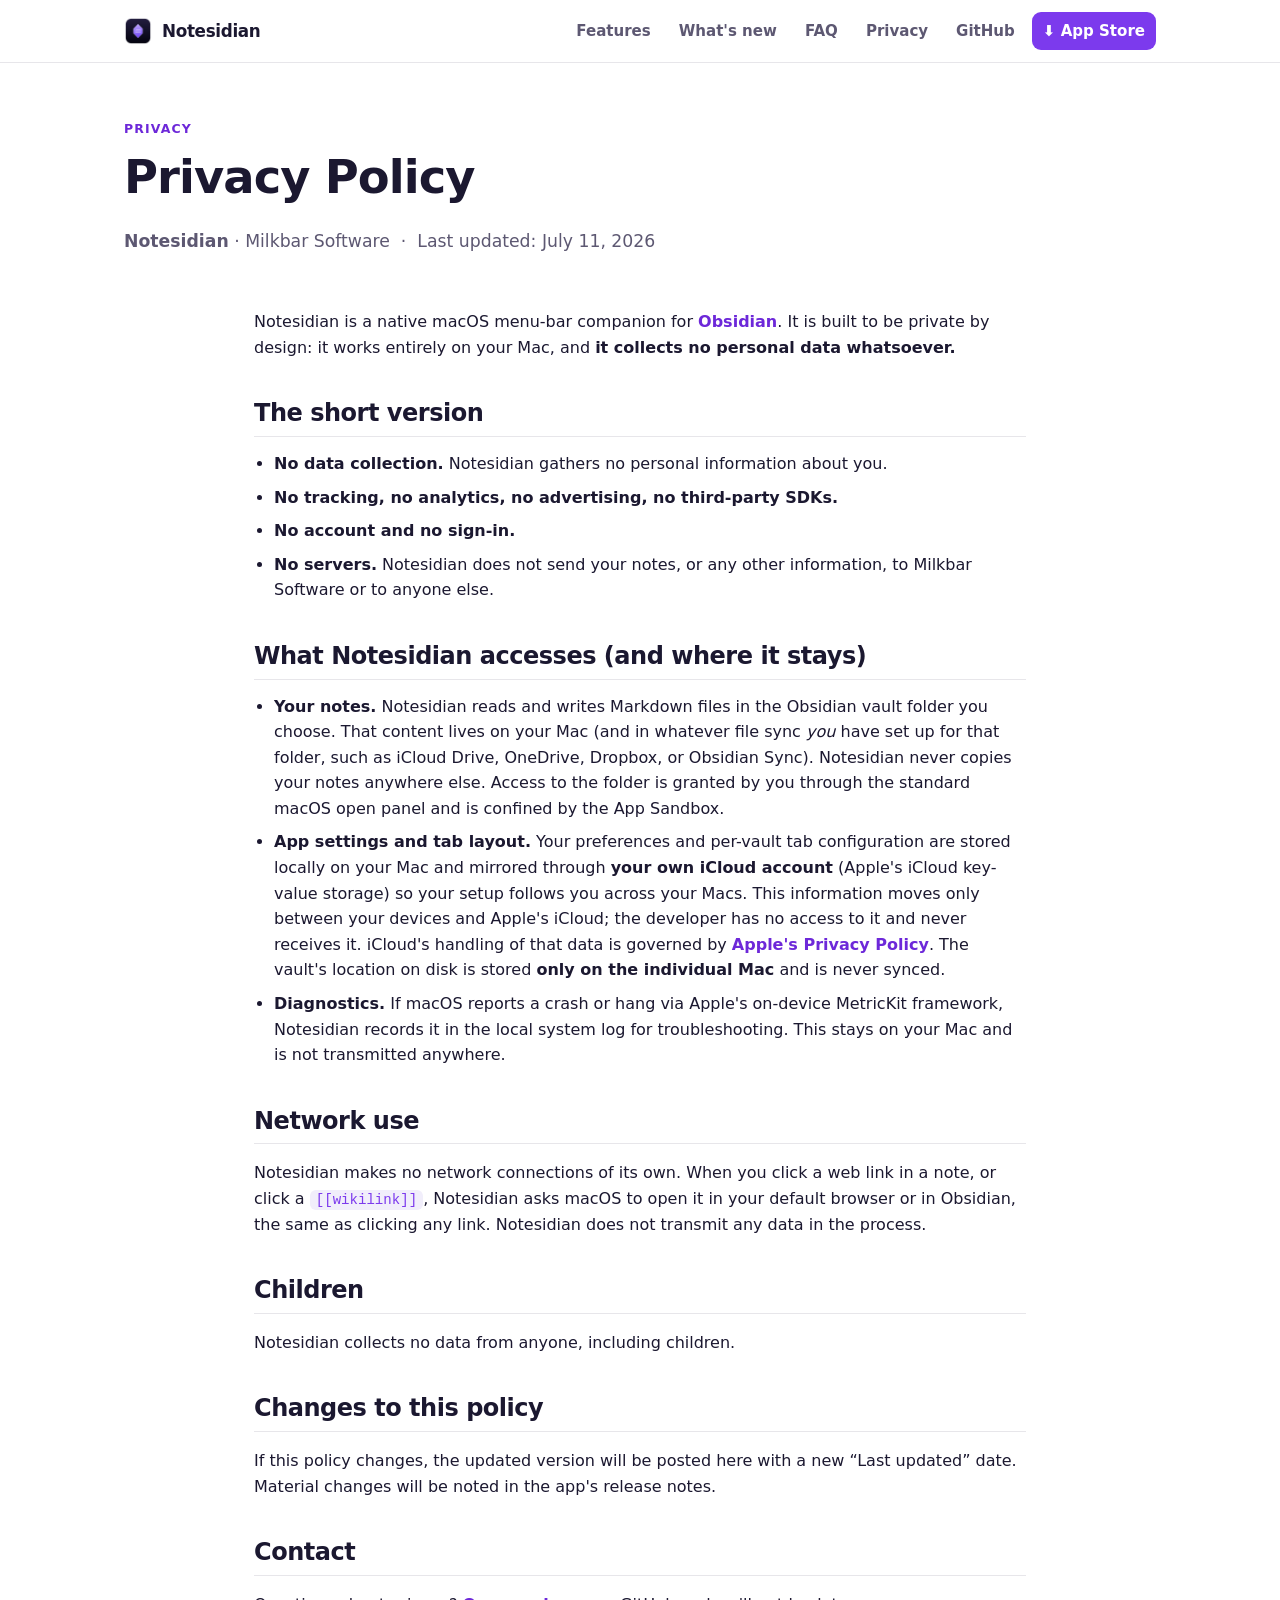
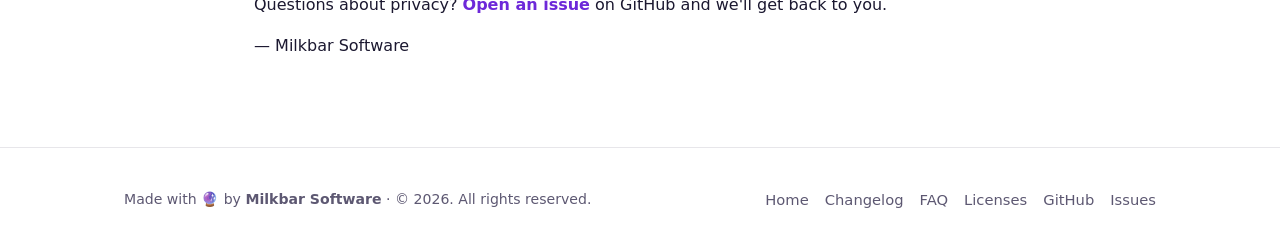
<file: docs/privacy.html>
<!doctype html>
<html lang="en">
<head>
<meta charset="utf-8">
<meta name="viewport" content="width=device-width, initial-scale=1">
<title>Privacy Policy · Notesidian</title>
<meta name="description" content="Notesidian is private by design: it works entirely on your Mac and collects no personal data whatsoever.">
<link rel="icon" href="icon.png">
<link rel="stylesheet" href="styles.css">
<!-- Google tag (gtag.js) -->
<script async src="https://www.googletagmanager.com/gtag/js?id=G-1QEYFDZ4D8"></script>
<script>
  window.dataLayer = window.dataLayer || [];
  function gtag(){dataLayer.push(arguments);}
  gtag('js', new Date());

  gtag('config', 'G-1QEYFDZ4D8');
</script>
</head>
<body>

<header class="nav">
  <div class="wrap">
    <a class="brand" href="index.html"><img src="icon.png" alt="">Notesidian</a>
    <nav class="nav-links">
      <a href="index.html#features">Features</a>
      <a href="changelog.html">What's new</a>
      <a href="faq.html">FAQ</a>
      <a href="privacy.html">Privacy</a>
      <a href="https://github.com/milkbar/notesidian">GitHub</a>
      <a class="cta" href="https://apps.apple.com/us/app/notesidian/id6789721366">⬇ App Store</a>
    </nav>
  </div>
</header>

<main>
  <div class="page-head">
    <div class="wrap">
      <span class="eyebrow">Privacy</span>
      <h1>Privacy Policy</h1>
      <p><strong>Notesidian</strong> · Milkbar Software &nbsp;·&nbsp; Last updated: July 11, 2026</p>
    </div>
  </div>

  <div class="prose">
    <div class="wrap">
      <p>Notesidian is a native macOS menu-bar companion for <a href="https://obsidian.md">Obsidian</a>.
        It is built to be private by design: it works entirely on your Mac, and
        <strong>it collects no personal data whatsoever.</strong></p>

      <h2>The short version</h2>
      <ul>
        <li><strong>No data collection.</strong> Notesidian gathers no personal information about you.</li>
        <li><strong>No tracking, no analytics, no advertising, no third-party SDKs.</strong></li>
        <li><strong>No account and no sign-in.</strong></li>
        <li><strong>No servers.</strong> Notesidian does not send your notes, or any other information, to Milkbar Software or to anyone else.</li>
      </ul>

      <h2>What Notesidian accesses (and where it stays)</h2>
      <ul>
        <li><strong>Your notes.</strong> Notesidian reads and writes Markdown files in the Obsidian vault folder you choose. That content lives on your Mac (and in whatever file sync <em>you</em> have set up for that folder, such as iCloud Drive, OneDrive, Dropbox, or Obsidian Sync). Notesidian never copies your notes anywhere else. Access to the folder is granted by you through the standard macOS open panel and is confined by the App Sandbox.</li>
        <li><strong>App settings and tab layout.</strong> Your preferences and per-vault tab configuration are stored locally on your Mac and mirrored through <strong>your own iCloud account</strong> (Apple's iCloud key-value storage) so your setup follows you across your Macs. This information moves only between your devices and Apple's iCloud; the developer has no access to it and never receives it. iCloud's handling of that data is governed by <a href="https://www.apple.com/legal/privacy/">Apple's Privacy Policy</a>. The vault's location on disk is stored <strong>only on the individual Mac</strong> and is never synced.</li>
        <li><strong>Diagnostics.</strong> If macOS reports a crash or hang via Apple's on-device MetricKit framework, Notesidian records it in the local system log for troubleshooting. This stays on your Mac and is not transmitted anywhere.</li>
      </ul>

      <h2>Network use</h2>
      <p>Notesidian makes no network connections of its own. When you click a web link in a note, or
        click a <code>[[wikilink]]</code>, Notesidian asks macOS to open it in your default browser or
        in Obsidian, the same as clicking any link. Notesidian does not transmit any data in the process.</p>

      <h2>Children</h2>
      <p>Notesidian collects no data from anyone, including children.</p>

      <h2>Changes to this policy</h2>
      <p>If this policy changes, the updated version will be posted here with a new “Last updated”
        date. Material changes will be noted in the app's release notes.</p>

      <h2>Contact</h2>
      <p>Questions about privacy?
        <a href="https://github.com/milkbar/notesidian/issues">Open an issue</a> on GitHub and
        we'll get back to you.</p>

      <p class="muted">— Milkbar Software</p>
    </div>
  </div>
</main>

<footer class="footer">
  <div class="wrap">
    <div class="copy">Made with 🔮 by <strong>Milkbar Software</strong> · © 2026. All rights reserved.</div>
    <nav class="foot-links">
      <a href="index.html">Home</a>
      <a href="changelog.html">Changelog</a>
      <a href="faq.html">FAQ</a>
      <a href="licenses.html">Licenses</a>
      <a href="https://github.com/milkbar/notesidian">GitHub</a>
      <a href="https://github.com/milkbar/notesidian/issues">Issues</a>
    </nav>
  </div>
</footer>

</body>
</html>
</file>
<file: docs/styles.css>
/* Notesidian marketing site — shared styles. Theme-aware (light/dark), responsive, no external deps. */

:root {
  color-scheme: light dark;
  --bg:        #ffffff;
  --bg-soft:   #f6f5fb;
  --bg-sunken: #efedf7;
  --card:      #ffffff;
  --fg:        #1b1830;
  --muted:     #5d5872;
  --border:    rgba(24, 18, 52, 0.10);
  --border-strong: rgba(24, 18, 52, 0.16);
  --accent:    #7c3aed;
  --accent-ink:#6d28d9;
  --accent-soft: rgba(124, 58, 237, 0.10);
  --code-bg:   #f1eefb;
  --code-fg:   #7c3aed;
  --shadow:    0 18px 50px -24px rgba(38, 20, 80, 0.42);
  --shadow-sm: 0 2px 10px -4px rgba(38, 20, 80, 0.28);
  --radius:    16px;
  --radius-sm: 10px;
  --maxw:      1080px;
  --font: -apple-system, BlinkMacSystemFont, "Segoe UI", system-ui, Roboto, Helvetica, Arial, sans-serif;
  --mono: ui-monospace, SFMono-Regular, "SF Mono", Menlo, Consolas, monospace;
}

@media (prefers-color-scheme: dark) {
  :root {
    --bg:        #0e0c16;
    --bg-soft:   #14111f;
    --bg-sunken: #1a1626;
    --card:      #181425;
    --fg:        #ece9f6;
    --muted:     #a49dbb;
    --border:    rgba(255, 255, 255, 0.10);
    --border-strong: rgba(255, 255, 255, 0.16);
    --accent:    #a78bfa;
    --accent-ink:#c4b5fd;
    --accent-soft: rgba(167, 139, 250, 0.14);
    --code-bg:   rgba(167, 139, 250, 0.14);
    --code-fg:   #c4b5fd;
    --shadow:    0 24px 60px -28px rgba(0, 0, 0, 0.75);
    --shadow-sm: 0 2px 12px -4px rgba(0, 0, 0, 0.6);
  }
}

* { box-sizing: border-box; }

html { -webkit-text-size-adjust: 100%; scroll-behavior: smooth; }

body {
  margin: 0;
  font-family: var(--font);
  color: var(--fg);
  background: var(--bg);
  line-height: 1.6;
  -webkit-font-smoothing: antialiased;
  text-rendering: optimizeLegibility;
}

a { color: var(--accent-ink); text-decoration: none; }
a:hover { text-decoration: underline; }

img { max-width: 100%; height: auto; display: block; }

h1, h2, h3 { line-height: 1.15; letter-spacing: -0.02em; margin: 0 0 0.5em; }

code, kbd { font-family: var(--mono); }

.wrap { width: 100%; max-width: var(--maxw); margin: 0 auto; padding: 0 24px; }

/* ---------- top nav ---------- */
.nav {
  position: sticky; top: 0; z-index: 50;
  background: var(--bg); /* fallback for engines without color-mix */
  background: color-mix(in srgb, var(--bg) 82%, transparent);
  -webkit-backdrop-filter: saturate(1.6) blur(14px);
  backdrop-filter: saturate(1.6) blur(14px);
  border-bottom: 1px solid var(--border);
}
.nav .wrap { display: flex; align-items: center; gap: 18px; height: 62px; }
.brand { display: flex; align-items: center; gap: 10px; font-weight: 700; letter-spacing: -0.02em; color: var(--fg); font-size: 1.05rem; }
.brand:hover { text-decoration: none; }
.brand img { width: 28px; height: 28px; border-radius: 7px; }
.nav-links { margin-left: auto; display: flex; align-items: center; gap: 6px; flex-wrap: wrap; }
.nav-links a { color: var(--muted); font-weight: 550; font-size: 0.94rem; padding: 7px 11px; border-radius: 9px; }
.nav-links a:hover { color: var(--fg); background: var(--accent-soft); text-decoration: none; }
.nav-links a.cta { color: #fff; background: var(--accent); }
.nav-links a.cta:hover { background: var(--accent-ink); color: #fff; }
@media (prefers-color-scheme: dark) { .nav-links a.cta { color: #17111f; } }

/* ---------- buttons ---------- */
.btn {
  display: inline-flex; align-items: center; gap: 8px;
  padding: 12px 20px; border-radius: 12px; font-weight: 650; font-size: 0.98rem;
  border: 1px solid transparent; cursor: pointer; transition: transform .12s ease, background .15s ease;
}
.btn:hover { text-decoration: none; transform: translateY(-1px); }
.btn-primary { background: var(--accent); color: #fff; box-shadow: var(--shadow-sm); }
.btn-primary:hover { background: var(--accent-ink); color: #fff; }
@media (prefers-color-scheme: dark) { .btn-primary { color: #17111f; } .btn-primary:hover { color: #17111f; } }
.btn-ghost { background: var(--card); color: var(--fg); border-color: var(--border-strong); }
.btn-ghost:hover { border-color: var(--accent); color: var(--accent-ink); }

/* ---------- generic sections ---------- */
section { padding: 72px 0; }
.section-head { text-align: center; max-width: 640px; margin: 0 auto 44px; }
.section-head h2 { font-size: clamp(1.6rem, 3.4vw, 2.2rem); }
.section-head p { color: var(--muted); font-size: 1.06rem; margin: 0; }
.eyebrow {
  display: inline-block; font-size: 0.78rem; font-weight: 700; letter-spacing: 0.09em;
  text-transform: uppercase; color: var(--accent-ink); margin-bottom: 12px;
}

/* ---------- hero ---------- */
.hero { position: relative; overflow: hidden; padding: 64px 0 40px; }
.hero::before {
  content: ""; position: absolute; inset: -30% 0 auto; height: 620px; z-index: -1;
  background:
    radial-gradient(60% 60% at 72% 12%, var(--accent-soft), transparent 70%),
    radial-gradient(50% 50% at 12% 0%, color-mix(in srgb, var(--accent) 12%, transparent), transparent 68%);
}
.hero-grid { display: grid; grid-template-columns: 1.05fr 1fr; gap: 48px; align-items: center; }
.hero h1 { font-size: clamp(2.1rem, 5vw, 3.35rem); }
.hero .lede { font-size: 1.18rem; color: var(--muted); margin: 0 0 28px; max-width: 34ch; }
.hero-badges { display: flex; flex-wrap: wrap; gap: 8px; margin-bottom: 20px; }
.pill {
  display: inline-flex; align-items: center; gap: 6px; font-size: 0.82rem; font-weight: 600;
  color: var(--muted); background: var(--bg-soft); border: 1px solid var(--border);
  padding: 5px 11px; border-radius: 999px;
}
.hero-cta { display: flex; flex-wrap: wrap; gap: 12px; margin-bottom: 14px; }
.hero-note { font-size: 0.9rem; color: var(--muted); }
.hero-shot { position: relative; }
.hero-shot img {
  width: 100%; border-radius: 18px; border: 1px solid var(--border);
  box-shadow: var(--shadow);
}

/* ---------- "new in 1.1" band ---------- */
.band { background: var(--bg-soft); border-top: 1px solid var(--border); border-bottom: 1px solid var(--border); }
.new-grid { display: grid; grid-template-columns: repeat(3, 1fr); gap: 16px; }
.new-item { display: flex; gap: 12px; align-items: flex-start; }
.new-item .ico { font-size: 1.3rem; line-height: 1.3; flex: none; width: 1.6em; text-align: center; }
.new-item h3 { font-size: 1rem; margin: 0 0 2px; }
.new-item p { margin: 0; color: var(--muted); font-size: 0.93rem; line-height: 1.5; }
.band .changelog-link { text-align: center; margin-top: 36px; }

/* ---------- feature grid ---------- */
.features { display: grid; grid-template-columns: repeat(3, 1fr); gap: 18px; }
.card {
  background: var(--card); border: 1px solid var(--border); border-radius: var(--radius);
  padding: 24px; transition: transform .14s ease, border-color .14s ease, box-shadow .14s ease;
}
.card:hover { transform: translateY(-3px); border-color: var(--border-strong); box-shadow: var(--shadow-sm); }
.card .ico {
  display: inline-flex; align-items: center; justify-content: center; width: 46px; height: 46px;
  font-size: 1.5rem; border-radius: 12px; background: var(--accent-soft); margin-bottom: 14px;
}
.card h3 { font-size: 1.12rem; margin: 0 0 6px; }
.card p { margin: 0; color: var(--muted); font-size: 0.96rem; }
.card p strong { color: var(--fg); font-weight: 650; }

/* ---------- showcase gallery ---------- */
.shots { display: grid; grid-template-columns: 1fr 1fr; gap: 22px; }
.shot { border-radius: 16px; overflow: hidden; border: 1px solid var(--border); box-shadow: var(--shadow-sm); background: var(--bg-sunken); }
.shot img { width: 100%; }
.shot.wide { grid-column: 1 / -1; }

/* ---------- keyboard shortcuts ---------- */
.shortcuts { max-width: 720px; margin: 0 auto; border: 1px solid var(--border); border-radius: var(--radius); overflow: hidden; }
.shortcuts .row { display: flex; align-items: center; gap: 16px; padding: 14px 20px; border-top: 1px solid var(--border); }
.shortcuts .row:first-child { border-top: none; }
.shortcuts .row:nth-child(odd) { background: var(--bg-soft); }
.shortcuts .keys { flex: none; min-width: 168px; display: flex; gap: 6px; flex-wrap: wrap; }
.shortcuts .desc { color: var(--muted); }
kbd {
  display: inline-block; padding: 3px 8px; font-size: 0.82rem; font-weight: 600; color: var(--fg);
  background: var(--card); border: 1px solid var(--border-strong); border-bottom-width: 2px;
  border-radius: 7px; line-height: 1.3; white-space: nowrap;
}

/* ---------- privacy strip ---------- */
.privacy-strip { background: var(--bg-soft); border-top: 1px solid var(--border); border-bottom: 1px solid var(--border); }
.privacy-strip .wrap { display: flex; gap: 28px; align-items: center; flex-wrap: wrap; justify-content: center; text-align: center; }
.privacy-strip .lock { font-size: 2.4rem; }
.privacy-strip h2 { margin: 0 0 6px; }
.privacy-strip p { margin: 0; color: var(--muted); max-width: 60ch; }

/* ---------- CTA / get it ---------- */
.get { text-align: center; }
.get .box {
  max-width: 640px; margin: 0 auto; padding: 44px 32px; border-radius: 22px;
  border: 1px solid var(--border); background:
    linear-gradient(180deg, var(--accent-soft), transparent 90%), var(--card); box-shadow: var(--shadow-sm);
}
.get h2 { font-size: clamp(1.7rem, 3.6vw, 2.3rem); }
.get p { color: var(--muted); margin: 0 auto 22px; max-width: 46ch; }
.req { color: var(--muted); font-size: 0.9rem; margin-top: 18px; }

/* ---------- footer ---------- */
.footer { border-top: 1px solid var(--border); padding: 40px 0; color: var(--muted); }
.footer .wrap { display: flex; flex-wrap: wrap; gap: 18px 28px; align-items: center; justify-content: space-between; }
.footer .foot-links { display: flex; flex-wrap: wrap; gap: 16px; }
.footer a { color: var(--muted); font-size: 0.92rem; }
.footer a:hover { color: var(--fg); }
.footer .copy { font-size: 0.88rem; }

/* ---------- prose (changelog / privacy / licenses) ---------- */
.page-head { padding: 56px 0 8px; }
.page-head .eyebrow { display: block; }
.page-head h1 { font-size: clamp(2rem, 4.6vw, 2.9rem); }
.page-head p { color: var(--muted); font-size: 1.08rem; max-width: 62ch; margin: 0; }
.prose { padding: 30px 0 72px; }
.prose .wrap { max-width: 820px; }
.prose h2 { font-size: 1.5rem; margin: 40px 0 14px; padding-bottom: 8px; border-bottom: 1px solid var(--border); }
.prose h3 { font-size: 1.12rem; margin: 26px 0 10px; }
.prose p { color: var(--fg); }
.prose ul { padding-left: 1.25em; margin: 0 0 18px; }
.prose li { margin: 8px 0; }
.prose li strong { color: var(--fg); }
.prose a { color: var(--accent-ink); font-weight: 550; }
.prose code {
  font-family: var(--mono); font-size: 0.88em; background: var(--code-bg); color: var(--code-fg);
  padding: 2px 6px; border-radius: 6px;
}
.prose pre {
  background: var(--bg-sunken); border: 1px solid var(--border); border-radius: 12px;
  padding: 18px 20px; overflow-x: auto; font-size: 0.85rem; line-height: 1.55;
}
.prose pre code { background: none; color: var(--fg); padding: 0; }
.prose table { width: 100%; border-collapse: collapse; margin: 6px 0 24px; font-size: 0.92rem; display: block; overflow-x: auto; }
.prose th, .prose td { text-align: left; padding: 9px 12px; border-bottom: 1px solid var(--border); white-space: nowrap; }
.prose th { color: var(--muted); font-weight: 650; }
.prose td code { white-space: nowrap; }
.muted { color: var(--muted); }

/* version blocks on the changelog */
.release { margin: 0 0 12px; }
.release-tag {
  display: inline-flex; align-items: baseline; gap: 12px; margin: 46px 0 4px; flex-wrap: wrap;
}
.release-tag .ver {
  font-size: 1.6rem; font-weight: 750; letter-spacing: -0.02em; color: var(--fg);
}
.badge {
  display: inline-block; font-size: 0.72rem; font-weight: 700; letter-spacing: 0.05em; text-transform: uppercase;
  padding: 4px 10px; border-radius: 999px; background: var(--accent-soft); color: var(--accent-ink);
  border: 1px solid var(--border);
}
.badge.gray { background: var(--bg-sunken); color: var(--muted); }
.grouptag {
  display: inline-flex; align-items: center; gap: 8px; font-size: 1.08rem; font-weight: 700;
  margin: 26px 0 6px;
}
.grouptag .dot { width: 9px; height: 9px; border-radius: 50%; background: var(--accent); }
.grouptag.added .dot { background: #22a06b; }
.grouptag.changed .dot { background: #d99a0b; }
.grouptag.fixed .dot { background: #e5484d; }
.grouptag.build .dot { background: #6b7280; }

/* ---------- responsive ---------- */
@media (max-width: 900px) {
  .hero-grid { grid-template-columns: 1fr; gap: 34px; }
  .hero .lede { max-width: none; }
  .hero-shot { max-width: 460px; margin: 0 auto; }
  .new-grid { grid-template-columns: 1fr 1fr; }
  .features { grid-template-columns: 1fr 1fr; }
}
@media (max-width: 620px) {
  section { padding: 54px 0; }
  .new-grid, .features, .shots { grid-template-columns: 1fr; }
  .nav-links a:not(.cta) { display: none; }
  .shortcuts .keys { min-width: 128px; }
  .footer .wrap { justify-content: center; text-align: center; }
}

/* respect reduced motion */
@media (prefers-reduced-motion: reduce) {
  html { scroll-behavior: auto; }
  * { transition: none !important; }
}
</file>
